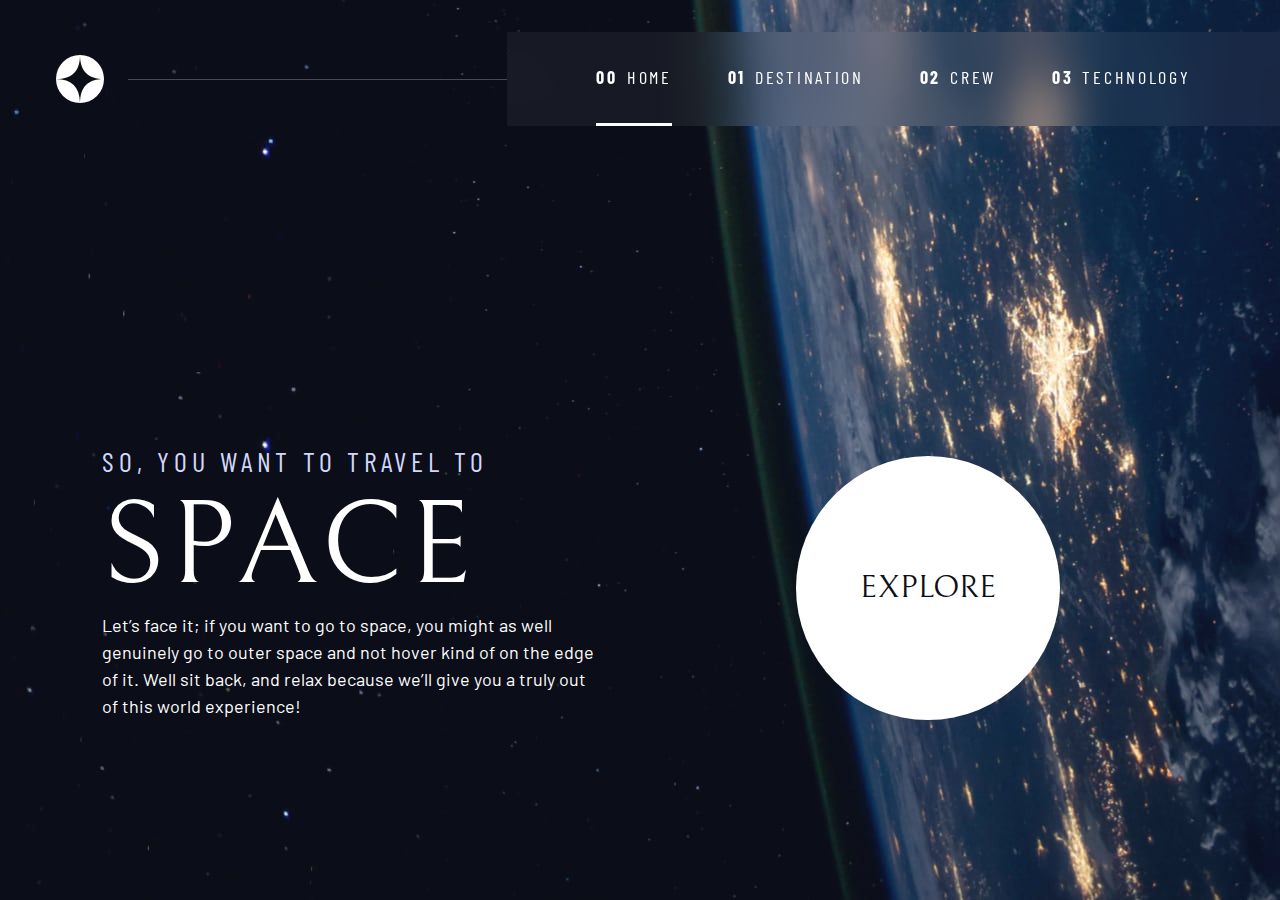
<file: index.html>
<!DOCTYPE html>
<html lang="en">
  <head>
    <meta charset="UTF-8" />
    <meta name="viewport" content="width=device-width, initial-scale=1.0" />
    <link rel="preconnect" href="https://fonts.googleapis.com" />
    <link rel="preconnect" href="https://fonts.gstatic.com" crossorigin />
    <link
      href="https://fonts.googleapis.com/css2?family=Barlow+Condensed:wght@400;700&family=Bellefair&family=Barlow:wght@400;700&display=swap"
      rel="stylesheet"
    />
    <link
      rel="icon"
      type="image/png"
      sizes="32x32"
      href="./assets/favicon-32x32.png"
    />
    <link rel="stylesheet" href="index.css" />
    <title>Space tourism</title>
    <!-- defers the loading of the js until the page has been loaded -->
    <script src="./navigation.js" defer></script>
    <script src="./tabs.js" defer></script>
  </head>
  <!-- 
    the home class is for setting the background images
    on the page 
  -->
  <body class="home">
    <!-- 
      this is for accessibility so that a user doesn't
      have to tab through all the nav elements and stuff 
      to get to the explore button and the main content.
    -->
    <a class="skip-to-content" href="#main">Skip to content</a>
    <header class="primary-header flex">
      <div>
        <img
          src="./assets/shared/logo.svg"
          alt="space tourism logo"
          class="logo"
        />
      </div>
      <!--
        the aria-controls is to let asistive tech know
        that this button controls something with the id
        of primary-navigation.
      -->
      <button
        class="mobile-nav-toggle"
        aria-controls="primary-navigation"
        aria-expanded="false"
      >
        <span class="sr-only">Menu</span>
      </button>
      <nav>
        <!-- 
          using a data attribute (data-visible="false") so
          that we can use it for the opening and closing of
          the hamburger menu on mobile in js.

          using the aria-hidden in the spans because they're
          just decorative.
        -->
        <ul
          id="primary-navigation"
          data-visible="false"
          class="primary-navigation underline-indicators flex"
        >
          <li class="active">
            <a
              class="ff-sans-cond uppercase text-white letter-spacing-2"
              href="index.html"
              ><span aria-hidden="true">00</span>Home</a
            >
          </li>
          <li>
            <a
              class="ff-sans-cond uppercase text-white letter-spacing-2"
              href="destination.html"
              ><span aria-hidden="true">01</span>Destination</a
            >
          </li>
          <li>
            <a
              class="ff-sans-cond uppercase text-white letter-spacing-2"
              href="crew.html"
              ><span aria-hidden="true">02</span>Crew</a
            >
          </li>
          <li>
            <a
              class="ff-sans-cond uppercase text-white letter-spacing-2"
              href="technology.html"
              ><span aria-hidden="true">03</span>Technology</a
            >
          </li>
        </ul>
      </nav>
      <!-- my ::after is here -->
    </header>

    <main id="main" class="grid-container grid-container--home">
      <div>
        <h1 class="text-accent fs-500 ff-sans-cond uppercase letter-spacing-1">
          So, you want to travel to
          <span class="d-block fs-900 ff-serif text-white">Space</span>
        </h1>
        <p>
          Let’s face it; if you want to go to space, you might as well genuinely
          go to outer space and not hover kind of on the edge of it. Well sit
          back, and relax because we’ll give you a truly out of this world
          experience!
        </p>
      </div>
      <div>
        <a href="#" class="large-button uppercase ff-serif text-dark bg-white"
          >Explore</a
        >
      </div>
    </main>
  </body>
</html>
</file>
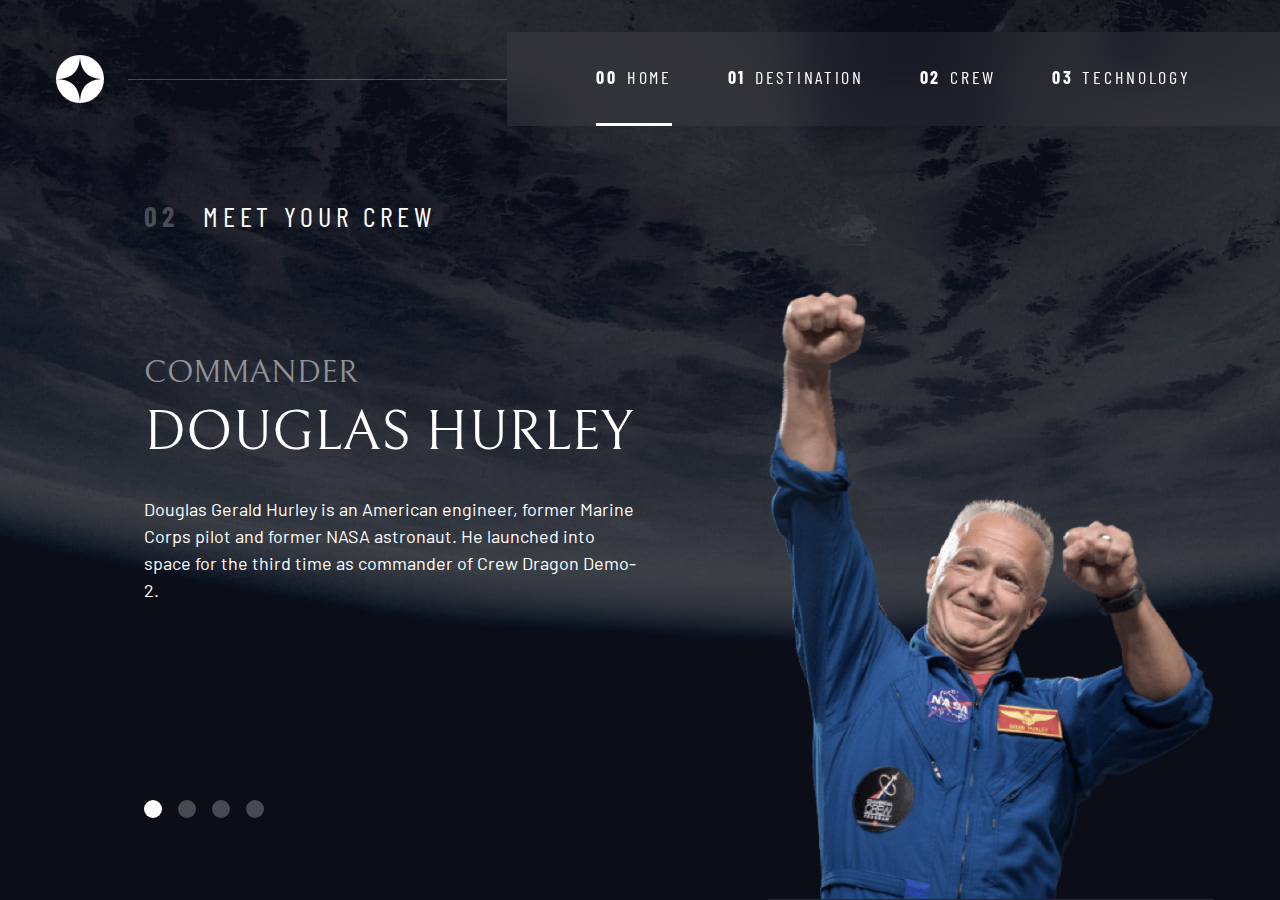
<file: crew.html>
<!DOCTYPE html>
<html lang="en">
  <head>
    <meta charset="UTF-8" />
    <meta name="viewport" content="width=device-width, initial-scale=1.0" />
    <link
      rel="icon"
      type="image/png"
      sizes="32x32"
      href="./assets/favicon-32x32.png"
    />
    <link rel="preconnect" href="https://fonts.googleapis.com" />
    <link rel="preconnect" href="https://fonts.gstatic.com" crossorigin />
    <link
      href="https://fonts.googleapis.com/css2?family=Barlow+Condensed:wght@400;700&family=Bellefair&family=Barlow:wght@400;700&display=swap"
      rel="stylesheet"
    />
    <!-- Our custom CSS -->
    <link rel="stylesheet" href="index.css" />
    <title>Space tourism website</title>
    <script src="./navigation.js" defer></script>
    <script src="./tabs.js" defer></script>
  </head>

  <body class="crew">
    <a class="skip-to-content" href="#main">Skip to content</a>
    <header class="primary-header flex">
      <div>
        <img
          src="./assets/shared/logo.svg"
          alt="space tourism logo"
          class="logo"
        />
      </div>
      <button class="mobile-nav-toggle" aria-controls="primary-navigation">
        <span class="sr-only" aria-expanded="false">Menu</span>
      </button>
      <nav>
        <ul
          id="primary-navigation"
          data-visible="false"
          class="primary-navigation underline-indicators flex"
        >
          <li class="active">
            <a
              class="ff-sans-cond uppercase text-white letter-spacing-2"
              href="index.html"
              ><span aria-hidden="true">00</span>Home</a
            >
          </li>
          <li>
            <a
              class="ff-sans-cond uppercase text-white letter-spacing-2"
              href="destination.html"
              ><span aria-hidden="true">01</span>Destination</a
            >
          </li>
          <li>
            <a
              class="ff-sans-cond uppercase text-white letter-spacing-2"
              href="crew.html"
              ><span aria-hidden="true">02</span>Crew</a
            >
          </li>
          <li>
            <a
              class="ff-sans-cond uppercase text-white letter-spacing-2"
              href="technology.html"
              ><span aria-hidden="true">03</span>Technology</a
            >
          </li>
        </ul>
      </nav>
    </header>

    <main id="main" class="grid-container grid-container--crew flow">
      <h1 class="numbered-title">
        <span aria-hidden="true">02</span> Meet your crew
      </h1>
      <div class="dot-indicators flex">
        <button aria-selected="true">
          <span class="sr-only">The commander</span>
        </button>
        <button aria-selected="false">
          <span class="sr-only">The mission specialist</span>
        </button>
        <button aria-selected="false">
          <span class="sr-only">The pilot</span>
        </button>
        <button aria-selected="false">
          <span class="sr-only">The crew engineer</span>
        </button>
      </div>

      <article class="crew-details flow">
        <header class="flow flow--space-small">
          <h2 class="fs-600 ff-serif uppercase">Commander</h2>
          <!-- this is a subtitle and a subtitle shouldn't be a heading, it should be a <p> element -->
          <p class="fs-700 uppercase ff-serif">Douglas Hurley</p>
        </header>
        <p>
          Douglas Gerald Hurley is an American engineer, former Marine Corps
          pilot and former NASA astronaut. He launched into space for the third
          time as commander of Crew Dragon Demo-2.
        </p>
      </article>

      <!-- this is outside the <article> only to make the layout work -->
      <picture>
        <source
          srcset="assets/crew/image-douglas-hurley.png"
          type="image/webp"
        />
        <img src="assets/crew/image-douglas-hurley.png" alt="Douglas Hurley" />
      </picture>
    </main>
  </body>
</html>
</file>
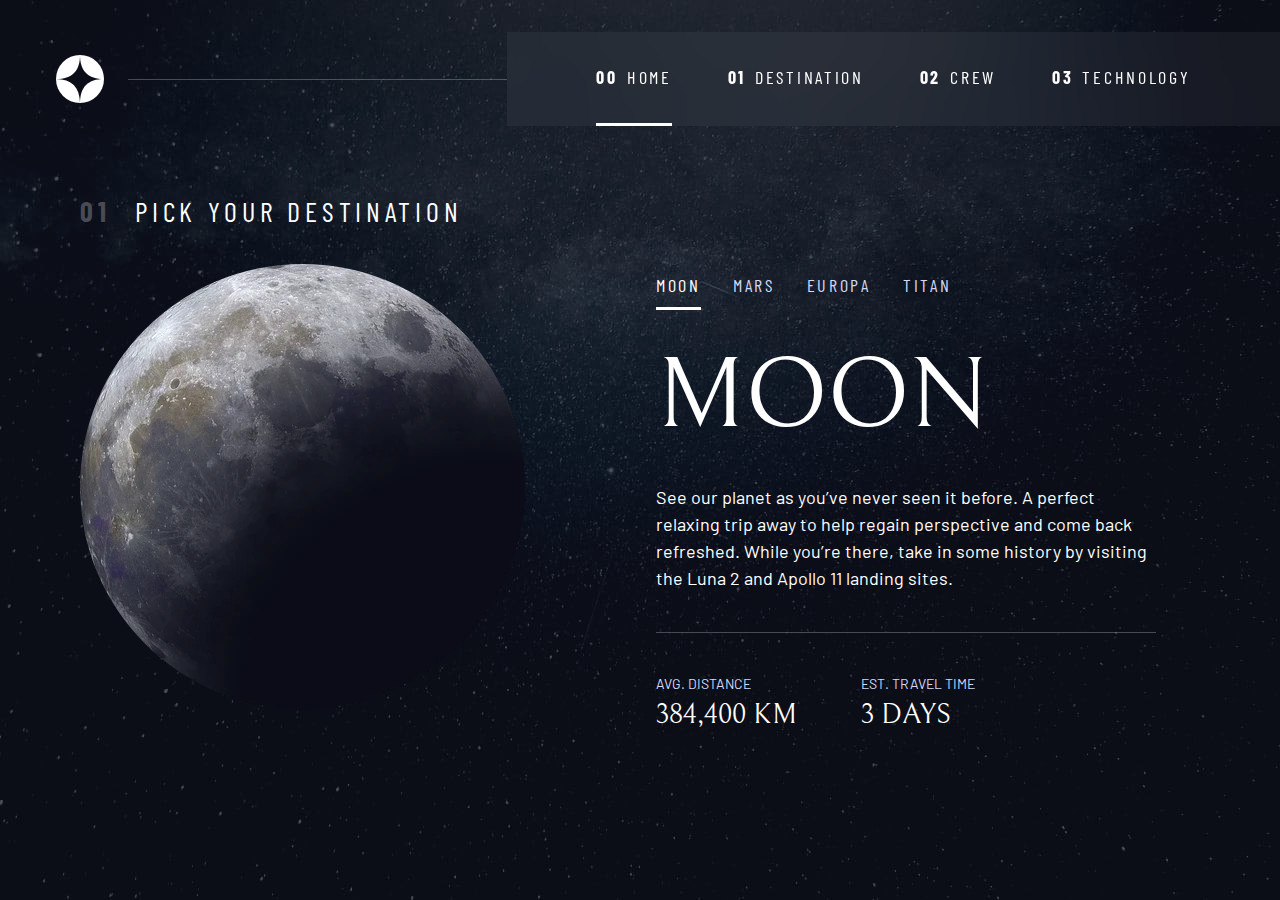
<file: destination.html>
<!DOCTYPE html>
<html lang="en">
  <head>
    <meta charset="UTF-8" />
    <meta name="viewport" content="width=device-width, initial-scale=1.0" />
    <link
      rel="icon"
      type="image/png"
      sizes="32x32"
      href="./assets/favicon-32x32.png"
    />
    <link rel="preconnect" href="https://fonts.googleapis.com" />
    <link rel="preconnect" href="https://fonts.gstatic.com" crossorigin />
    <link
      href="https://fonts.googleapis.com/css2?family=Barlow+Condensed:wght@400;700&family=Bellefair&family=Barlow:wght@400;700&display=swap"
      rel="stylesheet"
    />
    <!-- Our custom CSS -->
    <link rel="stylesheet" href="index.css" />
    <title>Space tourism website</title>
    <script src="./navigation.js" defer></script>
    <script src="./tabs.js" defer></script>
  </head>

  <body class="destination">
    <a class="skip-to-content" href="#main">Skip to content</a>
    <header class="primary-header flex">
      <div>
        <img
          src="./assets/shared/logo.svg"
          alt="space tourism logo"
          class="logo"
        />
      </div>
      <button class="mobile-nav-toggle" aria-controls="primary-navigation">
        <span class="sr-only" aria-expanded="false">Menu</span>
      </button>
      <nav>
        <ul
          id="primary-navigation"
          data-visible="false"
          class="primary-navigation underline-indicators flex"
        >
          <li class="active">
            <a
              class="ff-sans-cond uppercase text-white letter-spacing-2"
              href="index.html"
              ><span aria-hidden="true">00</span>Home</a
            >
          </li>
          <li>
            <a
              class="ff-sans-cond uppercase text-white letter-spacing-2"
              href="destination.html"
              ><span aria-hidden="true">01</span>Destination</a
            >
          </li>
          <li>
            <a
              class="ff-sans-cond uppercase text-white letter-spacing-2"
              href="crew.html"
              ><span aria-hidden="true">02</span>Crew</a
            >
          </li>
          <li>
            <a
              class="ff-sans-cond uppercase text-white letter-spacing-2"
              href="technology.html"
              ><span aria-hidden="true">03</span>Technology</a
            >
          </li>
        </ul>
      </nav>
    </header>

    <main id="main" class="grid-container grid-container--destination flow">
      <h1 class="numbered-title">
        <span aria-hidden="true">01</span> Pick your destination
      </h1>

      <!-- 
        the browser will replace the png with the webp format
        if it supports it, but the png one is our default in
        case it doesn't support webp. you can have multiple
        <source>s 
      -->
      <picture>
        <source srcset="assets/destination/image-moon.webp" type="image/webp" />
        <img src="assets/destination/image-moon.png" alt="the moon" />
      </picture>

      <div class="tab-list underline-indicators flex" role="tablist">
        <button
          aria-selected="true"
          role="tab"
          class="uppercase ff-sans-cond text-accent letter-spacing-2"
        >
          Moon
        </button>
        <button
          aria-selected="false"
          role="tab"
          class="uppercase ff-sans-cond text-accent letter-spacing-2"
        >
          Mars
        </button>
        <button
          aria-selected="false"
          role="tab"
          class="uppercase ff-sans-cond text-accent letter-spacing-2"
        >
          Europa
        </button>
        <button
          aria-selected="false"
          role="tab"
          class="uppercase ff-sans-cond text-accent letter-spacing-2"
        >
          Titan
        </button>
      </div>

      <!-- the .flow class is for spacing -->
      <article class="destination-info flow">
        <h2 class="fs-800 uppercase ff-serif">Moon</h2>

        <p>
          See our planet as you’ve never seen it before. A perfect relaxing trip
          away to help regain perspective and come back refreshed. While you’re
          there, take in some history by visiting the Luna 2 and Apollo 11
          landing sites.
        </p>

        <div class="destination-meta flex">
          <div>
            <h3 class="text-accent fs-200 uppercase">Avg. distance</h3>
            <p class="ff-serif uppercase">384,400 km</p>
          </div>
          <div>
            <h3 class="text-accent fs-200 uppercase">Est. travel time</h3>
            <p class="ff-serif uppercase">3 days</p>
          </div>
        </div>
      </article>
    </main>
  </body>
</html>
</file>
<file: index.css>
/* Custom properties */
/* 
  the colors are named like this instead of
  --clr-100 or something because we only have
  a few.

  the volor values are hsl. we're not including
  hsl and just writing `230 35% 7%` instead so that
  we can easily manipulate the colors' alpha values
  from code. if we wrote them like hsl(230 35% 7%), 
  we couldn't easily do that. now we can just write
  hsla(var(--clr-dark) / 0.5); using modern css to 
  change the alpha.

  using rem is great for accessibility, px can override
  some settings.

  with the fs, 400 is the base (the font size of the body).
*/
:root {
  /* colors */
  --clr-dark: 230 35% 7%;
  --clr-light: 231 77% 90%;
  --clr-white: 0 0% 100%;

  /* font-sizes */
  /* 
    the clamp(min, mid, max) is used with the --fs-900
    and not with other font sizes because that one should
    changes a lot and we don't want to have @medias for each 
    time it needs to change it's value, we just want to clamp
    it to the min and max it can be. otherwise, we had a lot
    of overflowing issues with the huge space text. 

    the 1rem in the middle value is there because viewport
    units don't react to zooming in and out, but adding a
    rem value fixes that issue. 
  */
  --fs-900: clamp(5rem, 8vw + 1rem, 9.375rem);
  --fs-800: 6.25rem;
  --fs-700: 3.5rem;
  --fs-600: 2rem;
  --fs-500: 1rem;
  --fs-400: 1.125rem;
  --fs-300: 1rem;
  --fs-200: 0.875rem;

  /* font-families */
  --ff-serif: "Bellefair", serif;
  --ff-sans-cond: "Barlow Condensed", sans-serif;
  --ff-sans-normal: "Barlow", sans-serif;
}

@media (min-width: 35em) {
  :root {
    --fs-800: 5rem;
    --fs-700: 2.5rem;
    --fs-600: 1.5rem;
    --fs-500: 1.25rem;
    --fs-400: 1rem;
  }
}

@media (min-width: 45em) {
  :root {
    --fs-800: 6.25rem;
    --fs-700: 3.5rem;
    --fs-600: 2rem;
    --fs-500: 1.75rem;
    --fs-400: 1.125rem;
  }
}

/* Reset */
*,
*::before,
*::after {
  box-sizing: border-box;
}

body,
h1,
h2,
h3,
h4,
h5,
p,
figure,
picture {
  margin: 0;
}

h1,
h2,
h3,
h4,
h5,
h6,
p {
  font-weight: 400;
}

body {
  font-family: var(--ff-sans-normal);
  font-size: var(--fs-400);
  color: hsl(var(--clr-white));
  background-color: hsl(var(--clr-dark));
  line-height: 1.5;
  min-height: 100vh;

  display: grid;
  grid-template-rows: min-content 1fr;

  overflow-x: hidden;
}

img,
picture {
  max-width: 100%; /* this is so that the img's size changes depending on the width of the screen */
  display: block; /* this is to remove weird spacing issues with imgs */
}

input,
button,
textarea,
select {
  font: inherit;
}

/* remove animations for people who've turned them off */
@media (prefers-reduced-motion: reduce) {
  *,
  *::before,
  *::after {
    animation-duration: 0.01ms !important;
    animation-iteration-count: 1 !important;
    transition-duration: 0.01ms !important;
    scroll-behavior: auto !important;
  }
}

/* Utility classes */

/* general */
.flex {
  display: flex;
  gap: var(--gap, 1rem);
}

.grid {
  display: grid;
  gap: var(--gap, 1rem);
}

.d-block {
  display: block;
}

/* 
  the :where pseudo-class is there to eliminate the extra
  specificity that the :not(:first-child) adds.

  because of the var(--flow-space, 1rem), we can specify
  what amount of margin-top we want as an inline style of
  an element.
*/
.flow > *:where(:not(:first-child)) {
  margin-top: var(--flow-space, 1rem);
}

/* 
  we could also have a .flow-space-1, .flow-space-2, etc. instead
  of .flow--space-small.
*/
.flow--space-small {
  --flow-space: 0.75rem;
}

.container {
  padding-inline: 2em;
  margin-inline: auto;
  max-width: 80rem;
}

.sr-only {
  position: absolute;
  width: 1px;
  height: 1px;
  padding: 0;
  margin: -1px;
  overflow: hidden;
  clip: rect(0, 0, 0, 0);
  white-space: nowrap;
  border: 0;
}

.skip-to-content {
  position: absolute;
  z-index: 9999;
  background: hsl(var(--clr-white));
  color: hsl(var(--clr-dark));
  padding: 0.5em 1em;
  margin-inline: auto;
  transform: translateY(-100%);
  transition: transform 250ms ease-in;
}

/* 
  so that the skip-to-content link only appears if it's
  in focus.
*/
.skip-to-content:focus {
  transform: translateY(0);
}

/* colors */
.bg-dark {
  background-color: hsl(var(--clr-dark));
}
.bg-accent {
  background-color: hsl(var(--clr-light));
}
.bg-white {
  background-color: hsl(var(--clr-white));
}

.text-dark {
  color: hsl(var(--clr-dark));
}
.text-accent {
  color: hsl(var(--clr-light));
}
.text-white {
  color: hsl(var(--clr-white));
}

/* typography */

.ff-serif {
  font-family: var(--ff-serif);
}
.ff-sans-cond {
  font-family: var(--ff-sans-cond);
}
.ff-sans-normal {
  font-family: var(--ff-sans-normal);
}

.letter-spacing-1 {
  letter-spacing: 4.75px; /* using px because the letter spacing was very specific and we don't want it to change */
}
.letter-spacing-2 {
  letter-spacing: 2.7px;
}
.letter-spacing-3 {
  letter-spacing: 2.35px;
}

.uppercase {
  text-transform: uppercase;
}

.fs-900 {
  font-size: var(--fs-900);
}
.fs-800 {
  font-size: var(--fs-800);
}
.fs-700 {
  font-size: var(--fs-700);
}
.fs-600 {
  font-size: var(--fs-600);
}
.fs-500 {
  font-size: var(--fs-500);
}
.fs-400 {
  font-size: var(--fs-400);
}
.fs-300 {
  font-size: var(--fs-300);
}
.fs-200 {
  font-size: var(--fs-200);
}

.fs-900,
.fs-800,
.fs-700,
.fs-600 {
  line-height: 1.1;
}

.numbered-title {
  font-family: var(--ff-sans-cond);
  font-size: var(--fs-500);
  text-transform: uppercase;
  letter-spacing: 4.72px;
}

.numbered-title span {
  margin-right: 0.5em; /* relative to the font size */
  font-weight: 700;
  color: hsl(var(--clr-white) / 0.25);
}

/* Compontents */
.large-button {
  font-size: 2rem;
  display: inline-grid; /* the inline is so that the button doesn't grow to take up as much space as possible and it just stays the size it's supposed to */
  place-items: center; /* align items and justify items at the same time*/
  padding: 0 2em;
  border-radius: 50%;
  aspect-ratio: 1;
  text-decoration: none;
  position: relative;
  z-index: 1;
}

.large-button::after {
  content: "";
  position: absolute;
  z-index: -1;
  background: hsl(var(--clr-white) / 0.15);
  width: 100%;
  height: 100%;
  border-radius: 50%;
  opacity: 0;
  transition: opacity 500ms linear, transform 750ms ease-in-out;
}

/* 
  focus makes sure that we get the same effect if the
  button is tapped as opposed to hovered over.
*/
.large-button:hover::after,
.large-button:focus::after {
  opacity: 1;
  transform: scale(1.5);
}

/* primary-header */
.logo {
  margin: 1.5rem clamp(1.5rem, 5vw, 3.5rem);
}

.primary-header {
  justify-content: space-between;
  align-items: center;
}

.primary-navigation {
  --gap: clamp(1.5rem, 5vw, 3.5rem);
  --underline-gap: 2rem;
  list-style: none;
  padding: 0;
  margin: 0;
  background: hsl(var(--clr-dark) / 0.95);
}

.mobile-nav-toggle {
  display: none;
}

.primary-navigation a {
  text-decoration: none;
}

.primary-navigation a > span {
  font-weight: 700;
  margin-right: 0.5em;
}

/* 
  the @supports is there so that the styles below only
  work on browsers that support backdrop-filter: blur(1rem). 

  when using backdrop-filter: blur(), the bg-color can't
  be a pure color, it needs to have an opacity set to it.
*/
@supports (backdrop-filter: blur(1rem)) {
  .primary-navigation {
    background: hsl(var(--clr-white) / 0.05);
    backdrop-filter: blur(1.5rem);
  }
}

/* 
  the reason these mobile styles are in a media query
  instead of being the default like the rest of the mobile
  styles are is that we don't want to have to override
  the styles we set here in every navigation-related media
  query. 
*/
@media (max-width: 35em) {
  .primary-navigation {
    --underline-gap: 0.5rem;
    position: fixed; /* position: fixed takes this outside the page flow */
    z-index: 1000;
    inset: 0 0 0 30%; /* top bottom left and right */
    list-style: none;
    padding: min(20rem, 10vh) 2rem; /* the min(20rem, 10vh) is so that the navigation doesn't overflow on smaller screens, but the padding does grow on bigger screens */
    margin: 0;
    flex-direction: column;
    /* hiding the navigation before we click the hamburger menu */
    transform: translateX(100%);
    transition: transform 500ms ease-in-out;
  }

  .primary-navigation[data-visible="true"] {
    transform: translateX(0);
  }

  .primary-navigation.underline-indicators > * {
    border: 0;
  }

  .mobile-nav-toggle {
    display: block;
    position: absolute;
    z-index: 2000;
    right: 1rem;
    top: 2rem;
    background: transparent;
    background-image: url(./assets/shared/icon-hamburger.svg);
    background-repeat: no-repeat;
    background-position: center;
    width: 1.5rem;
    aspect-ratio: 1;
    border: 0;
  }

  .mobile-nav-toggle[aria-expanded="true"] {
    background-image: url(./assets/shared/icon-close.svg);
  }

  /* 
    this only works when th euser uses tab for navigating
    around the site.
  */
  .mobile-nav-toggle:focus-visible {
    outline: 5px solid white;
    outline-offset: 5px;
  }
}

@media (min-width: 35em) {
  .primary-navigation {
    /* 
      the middle value is the growth factor. the smaller
      it is, the slower the padding will grow.
      
      this would be better as a custom property, but we
      can't do that with this version of css???? 
    */
    padding-inline: clamp(3rem, 7vw, 7rem);
  }
}

/* for tablet */
@media (min-width: 35em) and (max-width: 44.999em) {
  .primary-navigation a > span {
    display: none;
  }
}

@media (min-width: 45em) {
  .primary-header::after {
    content: "";
    display: block;
    position: relative;
    height: 1px;
    width: 100%;
    margin-right: -2.5rem; /* so that the line goes on top of the navigation */
    background: hsl(var(--clr-white) / 0.25);
    order: 1;
  }

  nav {
    order: 2;
  }

  .primary-navigation {
    margin-block: 2rem;
  }
}

/* 
  .underline-indicators is a pretty generic class that
  we can use accross the site for any this type of underlines
  we need.

  it seems like the grouping effect of :is() resolved the
  issue because it effectively grouped the :hover and :focus
  states together, helping to address any specificity problems
  that might have occurred with *:hover alone. but idk what
  happened.
*/
.underline-indicators > * {
  cursor: pointer;
  padding: var(--underline-gap, 0.5rem) 0;
  border: 0;
  border-bottom: 0.2rem solid hsl(var(--clr-white) / 0);
  background-color: transparent;
}

.underline-indicators > *:is(:hover, :focus) {
  border-color: hsl(var(--clr-white) / 0.5);
}

.underline-indicators > .active,
.underline-indicators > [aria-selected="true"] {
  color: hsl(var(--clr-white) / 1);
  border-color: hsl(var(--clr-white) / 1);
}

.tab-list {
  --gap: 2rem;
}

.dot-indicators > * {
  cursor: pointer;
  border: 0;
  border-radius: 50%;
  padding: 0.5em;
  background-color: hsl(var(--clr-white) / 0.25);
}

.dot-indicators > *:is(:hover, :focus) {
  background-color: hsl(var(--clr-white) / 0.5);
}

.dot-indicators > [aria-selected="true"] {
  background-color: hsl(var(--clr-white) / 1);
}

.number-indicators {
  flex-direction: column;
  align-items: center;
}

.number-indicators > * {
  border: 1px solid hsl(var(--clr-white) / 0.25);
  border-radius: 50%;
  padding: 0 1em;
  aspect-ratio: 1;
  cursor: pointer;
  background-color: hsl(var(--clr-dark));
  color: hsl(var(--clr-white));
}

.number-indicators > *:is(:hover, :focus) {
  border-color: hsl(var(--clr-white) / 1);
}

.number-indicators > *[aria-selected="true"] {
  background-color: hsl(var(--clr-white));
  color: hsl(var(--clr-dark));
}

/* Page specific background */
body {
  background-size: cover;
  background-position: bottom center;
}

/* home */
.home {
  background-image: url(./assets/home/background-home-mobile.jpg);
}

@media (min-width: 35em) {
  .home {
    background-position: center center;
    background-image: url(./assets/home/background-home-tablet.jpg);
  }
}

@media (min-width: 45em) {
  .home {
    background-image: url(./assets/home/background-home-desktop.jpg);
  }
}

/* destination */
.destination {
  background-image: url(./assets/destination/background-destination-mobile.jpg);
}

@media (min-width: 35rem) {
  .destination {
    background-position: center center;
    background-image: url(./assets/destination/background-destination-tablet.jpg);
  }
}

@media (min-width: 45rem) {
  .destination {
    background-image: url(./assets/destination/background-destination-desktop.jpg);
  }
}

/* crew */
.crew {
  background-image: url(./assets/home/background-crew-mobile.jpg);
}

@media (min-width: 35rem) {
  .crew {
    background-position: center center;
    background-image: url(./assets/crew/background-crew-tablet.jpg);
  }
}

@media (min-width: 45rem) {
  .crew {
    background-image: url(./assets/crew/background-crew-desktop.jpg);
  }
}

/* ----------------------------- */
/* Layout                        */
/* ----------------------------- */
/* 
  the grid container is set up like this specifically for
  this site. we can't just use the normal .contianer because
  some pages have images overflowing to the right of the 
  page and, because the .container has a padding, that wouldn't
  work.

  the 2em columns act as a kind of padding here like we have in 
  our normal .contianer.

  $
  the code below makes it so that, at smaller screens, using
  the minmax(2rem, 1fr), we have at least 2rem of "padding"
  on the sides, but, on bigger screens, when the 2 middle
  columns have already expanded to maximum (40 rem), the
  "padding" at the sides takes up all the rest of the available
  space so that everything is still centered:

  grid-template-columns: minmax(2rem, 1fr)
                         repeat(2, minmax(0, 40rem))
                         inmax(2rem,1fr);
  $

  we're using grid-container instead of using the existing
  .flex and .container classes because it's easier to control 
  the space a grid parent's children take up as opposed to how,
  with flex, we have to control the children't width from the
  children.
*/
.grid-container {
  display: grid;
  place-items: center; /* short for justify-items and align-items */
  text-align: center;
  padding-inline: 1rem; /* so that  the content can never touch the sides of the page */
  padding-bottom: 4rem;
}

.grid-container p:not([class]) {
  max-width: 50ch;
}

.numbered-title {
  grid-area: title;
}

/* destination layout */
.grid-container--destination {
  --flow-space: 2rem;
  grid-template-areas:
    "title"
    "image"
    "tabs"
    "content";
}

.grid-container--destination > picture {
  grid-area: image;
  max-width: 60%;
  align-self: start;
}

.grid-container--destination > .tab-list {
  grid-area: tabs;
}

.grid-container--destination > .destination-info {
  grid-area: content;
}

.destination-meta {
  flex-direction: column;
  border-top: 1px solid hsl(var(--clr-white) / 0.25);
  padding-top: 2.5rem;
  margin-top: 2.5rem;
}

.destination-meta p {
  font-size: 1.75rem;
}

/* crew layout */
.grid-container--crew {
  grid-template-areas:
    "title"
    "image"
    "tabs"
    "content";
}

.grid-container--crew > picture {
  grid-area: image;
  max-width: 60%;
  border-bottom: 1px solid hsl(var(--clr-white) / 0.1); /* we're using this in so many places that it could very well be turned into a utility class */
}

.grid-container--crew > .dot-indicators {
  grid-area: tabs;
}

.grid-container--crew > .crew-details {
  grid-area: content;
}

.crew-details h2 {
  opacity: 0.5;
}

@media (min-width: 35em) {
  .numbered-title {
    justify-self: start;
    margin-top: 2rem;
  }

  .destination-meta {
    flex-direction: row;
    justify-content: space-evenly; /* this is similar to space-around */
  }

  .grid-container--crew {
    padding-bottom: 0;
    --flow-space: 2rem;
    grid-template-areas:
      "title"
      "content"
      "tabs"
      "image";
  }
}

/* 760px */
@media (min-width: 45em) {
  .grid-container {
    text-align: left;
    column-gap: var(--container-gap, 2rem);
    grid-template-columns: minmax(2rem, 1fr) repeat(2, minmax(0, 40rem)) minmax(
        2rem,
        1fr
      );
  }

  /* 
    this is a modifier class (--) for styles that are 
    specific to the home page .grid-contianer.
  */
  .grid-container--home {
    padding-bottom: max(6rem, 20vh);
    align-items: end;
  }

  .grid-container--home > *:first-child {
    grid-column: 2;
  }

  .grid-container--home > *:last-child {
    grid-column: 3;
  }

  /* 
    The grid-template-areas below specifies the layout for
    a grid container with three rows and four columns:

    - The title will span the 2nd and 3rd columns in the
      first row.
    - The image and tabs will occupy the 2nd and 3rd columns
      of the second row.
    - The image and content will span the 2nd and 3rd columns
      of the third row.
    - The 1st and 4th columns will remain empty in each row.

    In CSS Grid, a period (.) in grid-template-areas represents
    an empty grid cell.
*/

  .grid-container--destination {
    justify-items: start;
    align-content: start; /* this will just keep all the content together at the top on tall/large screens instead of stretching apart */
    grid-template-areas:
      ". title title ."
      ". image tabs ."
      ". image content .";
  }

  .grid-container--destination > picture {
    max-width: 90%;
  }

  .destination-meta {
    /* 
      we're using the min() because the text inside here
      was overflowing as the screen got smaller because the
      gap was too big 
    */
    --gap: min(5vw, 6rem);
    justify-content: start;
  }

  .grid-container--crew {
    grid-template-columns: minmax(1rem, 1fr) minmax(0, 37rem) minmax(0, 23rem) minmax(
        1rem,
        1fr
      );
    justify-items: start;
    grid-template-areas:
      ". title title ."
      ". content image ."
      ". tabs image .";
  }

  .grid-container--crew > picture {
    grid-column: span 2;
    align-self: end;
    max-width: 90%;
  }
}
</file>
